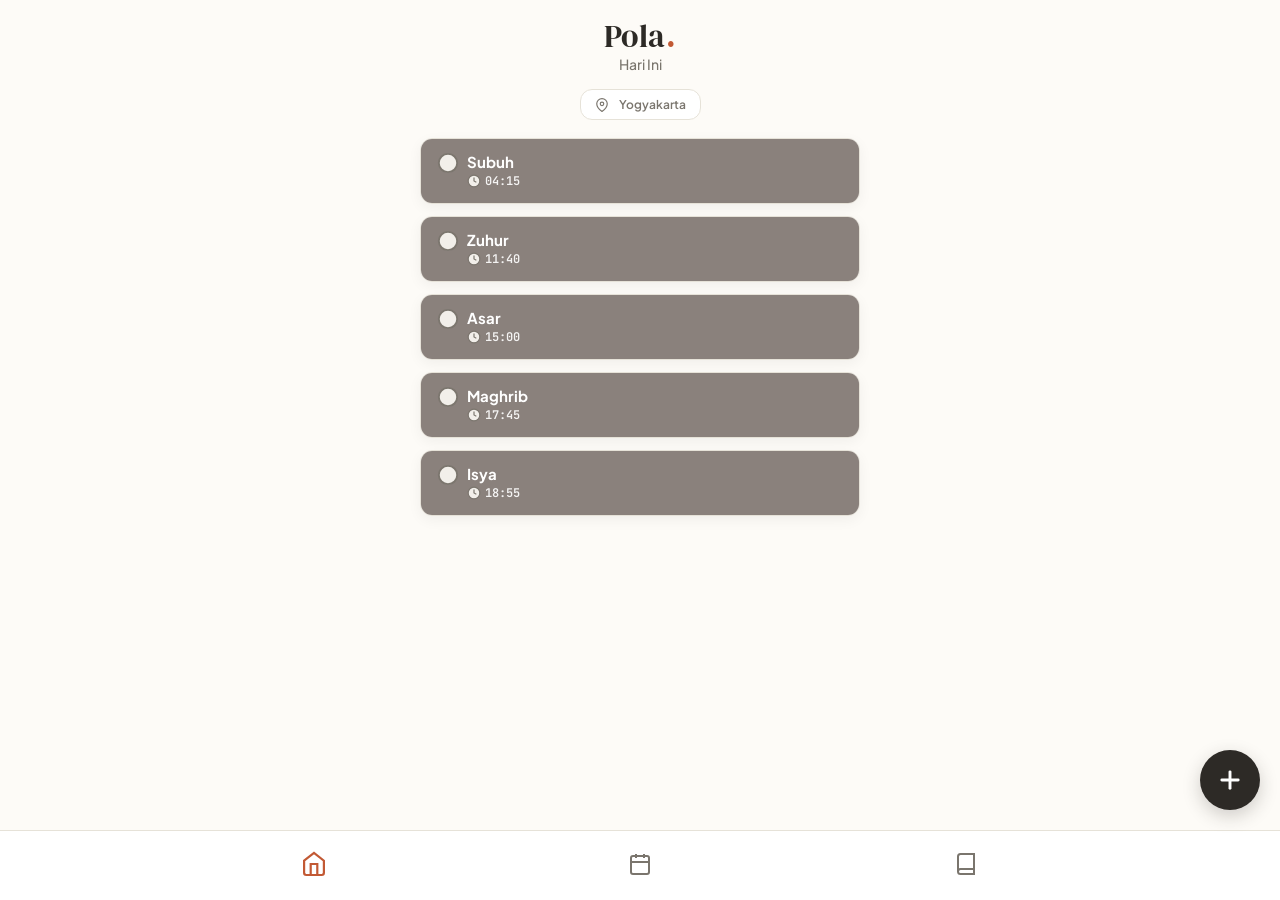
<file: index.html>
<!DOCTYPE html>
<html lang="id">
<head>
    <meta charset="UTF-8">
    <meta name="viewport" content="width=device-width, initial-scale=1.0">
    <title>Pola.</title>
    <link rel="stylesheet" href="style.css">
    <link rel="icon" type="image/png" href="assets/icons/logo.png">
    <link rel="manifest" href="manifest.json">
</head>
<body>
    <!-- ANIMASI INTRO -->
    <div id="intro-screen">
        <video id="intro-video" src="assets/media/intro.mp4" autoplay muted playsinline></video>
    </div>

    <!-- EFEK BLUR PROGRESIF SAAT GESER DRAWER -->
    <div class="drawer-blur-backdrop" id="drawer-blur-backdrop" onclick="closeAllDrawers()"></div>

    <!-- PANEL GESER KIRI FULL-SCREEN (BERANDA) -->
    <aside class="side-drawer" id="side-drawer" aria-hidden="true">
        <div class="drawer-header">
            <h2 class="brand-title">Pola<span class="brand-dot">.</span></h2>
            <p class="drawer-subtitle" id="drawer-section-label">Rutinitas</p>
        </div>

        <div class="drawer-top-selector">
            <span class="drawer-menu-heading">Data</span>
            <div class="drawer-options-row">
                <button class="drawer-option-pill active" id="dopt-rutinitas" onclick="switchDrawerTab('Rutinitas')">
                    <span>Rutinitas</span>
                    <small id="dcount-rutinitas">0</small>
                </button>
                <button class="drawer-option-pill" id="dopt-acara" onclick="switchDrawerTab('Acara')">
                    <span>Acara</span>
                    <small id="dcount-acara">0</small>
                </button>
                <button class="drawer-option-pill" id="dopt-libur" onclick="switchDrawerTab('Libur')">
                    <span>Hari Libur</span>
                    <small id="dcount-libur">0</small>
                </button>
            </div>
        </div>

        <div class="drawer-scroll-area" id="drawer-scroll-area">
            <div id="drawer-content-list"></div>
        </div>
    </aside>

    <div class="app-container">
        <div id="pages-viewport" class="pages-viewport">
            <div id="pages-track" class="pages-track">
                <!-- HALAMAN 1: BERANDA -->
                <section id="page-beranda" class="page-view">
                    <header>
                        <h1 class="brand-title">Pola<span class="brand-dot">.</span></h1>
                        <p>Hari Ini</p>
                    </header>
                    <div id="schedule-list"></div>
                </section>

                <!-- HALAMAN 2: KALENDER -->
                <section id="page-kalender" class="page-view">
                    <div class="calendar-header">
                        <button class="btn-prev" onclick="changeMonth(-1)">❮</button>
                        <div style="position: relative; cursor: pointer; text-align: center; display: flex; flex-direction: column; align-items: center; width: 100%;">
                            <h1 class="brand-title" style="margin-bottom: 2px;">Pola<span class="brand-dot">.</span></h1>
                            <p id="month-display-text" style="color: var(--text-muted); font-size: 14px; font-weight: 500;"></p>
                            <input type="month" id="native-month-picker" style="position: absolute; top:0; left:0; width:100%; height:100%; opacity:0; cursor: pointer;">
                        </div>
                        <button class="btn-next" onclick="changeMonth(1)">❯</button>
                    </div>

                    <div class="calendar-grid" id="calendar-grid"></div>

                    <div class="upcoming-container">
                        <h2 class="section-title">Tugas Belum Selesai</h2>
                        <div id="upcoming-list"></div>
                    </div>

                    <div class="history-container">
                        <h2 class="section-title">Riwayat & Terlewat</h2>
                        <div class="history-tabs">
                            <button class="tab-btn active" id="tab-tk" onclick="renderHistory('Tugas Kuliah')">Tugas Kuliah</button>
                            <button class="tab-btn" id="tab-tb" onclick="renderHistory('Tugas')">Tugas</button>
                            <button class="tab-btn" id="tab-terlewat" onclick="renderHistory('Terlewat')">Tugas Terlewat</button>
                        </div>
                        <div id="history-list"></div>
                    </div>
                </section>

                <!-- HALAMAN 3: KULIAH -->
                <section id="page-matkul" class="page-view">
                    <header>
                        <h1 class="brand-title">Pola<span class="brand-dot">.</span></h1>
                        <p id="active-semester-subtitle">Semester Ini</p>
                    </header>
                    <div id="matkul-list"></div>
                </section>
            </div>
        </div>

        <!-- FAB DINAMIS UNTUK SEMUA HALAMAN -->
        <div class="fab-backdrop" id="fab-backdrop" onclick="closeFabMenu()"></div>
        <div class="fab-container">
            <div class="fab-menu" id="fab-menu"></div>
            <div class="fab" onclick="handleMainFabClick()"></div>
        </div>
    </div>

    <!-- MODAL DETAIL TANGGAL KALENDER -->
    <div class="modal-overlay" id="day-detail-modal">
        <div class="modal">
            <h2 id="detail-date-title" style="font-size: 16px; margin-bottom: 15px;">Jadwal</h2>
            <div id="detail-list" style="margin-bottom: 20px; max-height: 50vh; overflow-y: auto;"></div>
            <div class="modal-btns"><button onclick="closeModal('day-detail-modal')" class="btn-save">Tutup</button></div>
        </div>
    </div>

    <!-- MODAL PINDAH JADWAL KULIAH -->
    <div class="modal-overlay" id="reschedule-modal">
        <div class="modal">
            <h2 style="font-size: 16px;">Ubah Jadwal Ini</h2>
            <p style="font-size: 12px; color: var(--text-muted); margin-bottom: 15px;">(Hanya mengubah hari ini, minggu depan tetap normal)</p>
            <input type="hidden" id="res-matkulId">
            <input type="hidden" id="res-originalDate">
            <label>Pindah ke Tanggal</label><input type="date" id="res-date">
            <label>Ubah Jam</label><input type="time" id="res-time">
            <label>Ubah Jam Selesai</label><input type="time" id="res-time-end">
            <label>Ubah Ruangan / Via</label><input type="text" id="res-ruang">
            <label>Dosen Pengganti</label><input type="text" id="res-dosen">
            <div class="modal-btns">
                <button onclick="closeModal('reschedule-modal')" class="btn-cancel">Batal</button>
                <button class="btn-save" onclick="saveReschedule()">Simpan</button>
            </div>
        </div>
    </div>

    <!-- MODAL DATA MATA KULIAH -->
    <div class="modal-overlay" id="matkul-modal">
        <div class="modal">
            <h2>Data Kuliah</h2>
            <form id="matkul-form">
                <label>Nama Kuliah *</label><input type="text" id="m-name">
                <label>Hari *</label>
                <select id="m-hari">
                    <option value="Senin">Senin</option><option value="Selasa">Selasa</option>
                    <option value="Rabu">Rabu</option><option value="Kamis">Kamis</option>
                    <option value="Jumat">Jumat</option><option value="Sabtu">Sabtu</option>
                </select>
                <div style="display: flex; gap: 10px;">
                    <div style="width: 50%;"><label>Jam Mulai *</label><input type="time" id="m-jamMulai"></div>
                    <div style="width: 50%;"><label>Jam Selesai</label><input type="time" id="m-jamSelesai"></div>
                </div>
                <label>Dosen Pengampu</label><input type="text" id="m-dosen">
                <label>Ruangan</label><input type="text" id="m-ruangan">
            </form>
            <div class="modal-btns">
                <button onclick="closeModal('matkul-modal')" class="btn-cancel">Batal</button>
                <button class="btn-save" onclick="saveMatkul()">Simpan</button>
            </div>
        </div>
    </div>

    <!-- MODAL INSERT UTAMA -->
    <div class="modal-overlay" id="insert-modal">
        <div class="modal">
            <h2 id="modal-title">Tambah</h2>
            <form id="insert-form">
                <input type="hidden" id="current-category">
                
                <div id="field-nama-kegiatan"><label>Nama Kegiatan *</label><input type="text" id="new-task-name"></div>
                
                <div id="field-matkul-dropdown" style="display:none;">
                    <label>Mata Kuliah *</label><select id="task-matkul-select"></select>
                </div>
                
                <div id="field-pengumpulan" style="display:none;"><label>Pengumpulan</label><input type="text" id="task-via"></div>
                <div id="field-ruangan" style="display:none;"><label>Ruangan</label><input type="text" id="new-task-ruang"></div>

                <div id="field-rutinitas-hari" style="display: none;">
                    <label>Pilih Hari Rutinitas *</label>
                    <div class="checkbox-group">
                        <label class="check-all-label"><input type="checkbox" id="routine-days-all">Semua</label>
                        <label><input type="checkbox" name="routine-days" value="Senin">Sen</label>
                        <label><input type="checkbox" name="routine-days" value="Selasa">Sel</label>
                        <label><input type="checkbox" name="routine-days" value="Rabu">Rab</label>
                        <label><input type="checkbox" name="routine-days" value="Kamis">Kam</label>
                        <label><input type="checkbox" name="routine-days" value="Jumat">Jum</label>
                        <label><input type="checkbox" name="routine-days" value="Sabtu">Sab</label>
                        <label><input type="checkbox" name="routine-days" value="Minggu">Min</label>
                    </div>
                </div>

                <div id="field-tanggal"><label>Tanggal Mulai *</label><input type="date" id="new-task-date"></div>
                <div id="field-tanggal-selesai" style="display: none;"><label>Tanggal Selesai (Opsional)</label><input type="date" id="new-task-date-end"></div>
                
                <div style="display: flex; gap: 10px;">
                    <div id="field-jam" style="width: 100%;"><label>Jam Mulai *</label><input type="time" id="new-task-time"></div>
                    <div id="field-jam-selesai" style="display:none; width: 100%;"><label>Jam Selesai</label><input type="time" id="new-task-time-end"></div>
                </div>

                <div id="field-reminder">
                    <label>Pengingat Tambahan (Opsional)</label>
                    <div class="reminder-row">
                        <input type="number" id="custom-remind-val" min="1" placeholder="Contoh: 30">
                        <select id="custom-remind-unit">
                            <option value="minutes">Menit sebelum</option>
                            <option value="hours">Jam sebelum</option>
                        </select>
                    </div>
                    <small class="field-hint">Alarm 5 menit sebelum & tepat waktu tetap aktif otomatis.</small>
                </div>
                
                <div id="field-desc"><label>Deskripsi (Opsional)</label><textarea id="new-task-desc" rows="2"></textarea></div>
                
                <div id="field-warna" style="display: none;">
                    <label>Warna Penanda</label>
                    <div class="color-swatches" id="color-swatches-container">
                        <div class="swatch" data-color="#4A7C59" style="background-color: #4A7C59;"></div>
                        <div class="swatch" data-color="#364958" style="background-color: #364958;"></div>
                        <div class="swatch" data-color="#A36B69" style="background-color: #A36B69;"></div>
                        <div class="swatch" data-color="#795C48" style="background-color: #795C48;"></div>
                        <div class="swatch" data-color="#3E5A47" style="background-color: #3E5A47;"></div>
                        <div class="swatch" data-color="#723D46" style="background-color: #723D46;"></div>
                        <div class="swatch" data-color="#5A4A6F" style="background-color: #5A4A6F;"></div>
                        <div class="swatch" data-color="#5F7485" style="background-color: #5F7485;"></div>
                        <div class="swatch" data-color="#AD6A51" style="background-color: #AD6A51;"></div>
                        <div class="swatch" data-color="#8C6239" style="background-color: #8C6239;"></div>
                    </div>
                    <input type="hidden" id="new-task-color" value="#4A7C59">
                </div>
            </form>
            <div class="modal-btns">
                <button onclick="closeModal('insert-modal')" class="btn-cancel">Batal</button>
                <button class="btn-save" onclick="saveNewTask()">Simpan</button>
            </div>
        </div>
    </div>

    <!-- NAVIGASI BAWAH INSTAN -->
    <nav class="bottom-nav">
        <a href="#beranda" class="nav-item active" id="nav-beranda" onclick="event.preventDefault(); switchMainPage('beranda');"><svg viewBox="0 0 24 24"><path d="M3 9l9-7 9 7v11a2 2 0 0 1-2 2H5a2 2 0 0 1-2-2z"></path><polyline points="9 22 9 12 15 12 15 22"></polyline></svg></a>
        <a href="#kalender" class="nav-item" id="nav-kalender" onclick="event.preventDefault(); switchMainPage('kalender');"><svg viewBox="0 0 24 24"><rect x="3" y="4" width="18" height="18" rx="2" ry="2"></rect><line x1="16" y1="2" x2="16" y2="6"></line><line x1="8" y1="2" x2="8" y2="6"></line><line x1="3" y1="10" x2="21" y2="10"></line></svg></a>
        <a href="#matkul" class="nav-item" id="nav-matkul" onclick="event.preventDefault(); switchMainPage('matkul');"><svg viewBox="0 0 24 24"><path d="M4 19.5A2.5 2.5 0 0 1 6.5 17H20"></path><path d="M6.5 2H20v20H6.5A2.5 2.5 0 0 1 4 19.5v-15A2.5 2.5 0 0 1 6.5 2z"></path></svg></a>
    </nav>
    <script src="script.js"></script>
    <script src="notif.js"></script>
</body>
</html>
</file>
<file: style.css>
@import url('https://fonts.googleapis.com/css2?family=DM+Serif+Display&family=JetBrains+Mono:wght@400;600;700&family=Plus+Jakarta+Sans:wght@400;500;600;700;800&display=swap');

:root {
    --bg-main: #FDFBF7;       
    --bg-card: #FFFFFF;       
    --text-main: #2D2A26;     
    --text-muted: #7A756D;    
    
    --nav-bg: #FFFFFF;        
    --btn-primary: #C25934;   
    --btn-skip: #E6E2D8;      
    --border-line: #E6E2D8;   

    --color-kuliah: #4A6274;  
    --color-tugas: #6B4C7A;   
    --color-acara: #6B705C;   
    --color-rutin: #C08552;   
    --color-salat: #8A817C;   
    --color-minggu: #9C3838;  

    --user-teal: #4A7C59;     
    --user-navy: #364958;     
    --user-rose: #A36B69;     
    --user-mocha: #795C48;    
    --user-forest: #3E5A47;   
    --user-wine: #723D46;     
    --user-eggplant: #5A4A6F; 
    --user-steel: #5F7485;    
    --user-copper: #AD6A51;   
    --user-bronze: #8C6239;   
    
    --alert-brutal: #B23A3A;  
    --state-dimmed: #E5E5E5;  

    --font-ui: 'Plus Jakarta Sans', sans-serif;
    --font-logo: 'DM Serif Display', serif;
    --font-mono: 'JetBrains Mono', monospace;
}

* {
    box-sizing: border-box;
    margin: 0;
    padding: 0;
    font-family: var(--font-ui);
    -webkit-tap-highlight-color: transparent;
}

body { background-color: var(--bg-main); color: var(--text-main); display: flex; justify-content: center; overflow-x: hidden; }
.app-container { width: 100%; max-width: 480px; min-height: 100vh; padding: 20px; padding-bottom: 100px; display: flex; flex-direction: column; }

header { text-align: center; margin-bottom: 16px; position: relative; }

.brand-title { font-family: var(--font-logo); font-size: 32px; font-weight: 400; margin-bottom: 5px; color: var(--text-main); letter-spacing: 0.5px; line-height: 1; }
.brand-dot { font-family: var(--font-logo); color: var(--btn-primary); }

.time-badge, .countdown-badge, .day-number, .card-header small, input[type="time"], input[type="date"], #month-display-text, #detail-date-title { 
    font-family: var(--font-mono); 
}

header p { color: var(--text-muted); font-size: 14px; font-weight: 500; margin-top: -2px; }
.section-title { font-size: 16px; font-weight: 700; margin-bottom: 12px; color: var(--text-main); }
.svg-icon { vertical-align: text-bottom; width: 14px; height: 14px; margin-right: 4px; }

/* --- EMPTY STATE TENGAH LAYAR --- */
.empty-state-center {
    flex: 1;
    min-height: 54vh;
    display: flex;
    align-items: center;
    justify-content: center;
    text-align: center;
    color: var(--text-muted);
    font-size: 14px;
    padding: 20px;
}
.drawer-empty-state {
    min-height: 48vh;
    display: flex;
    align-items: center;
    justify-content: center;
    text-align: center;
    color: var(--text-muted);
    font-size: 14px;
    padding: 20px;
}

/* --- BAR LOKASI CENTER DI BERANDA --- */
.beranda-utility-bar {
    display: flex;
    justify-content: center;
    align-items: center;
    margin-bottom: 18px;
}
.utility-pill {
    display: inline-flex;
    align-items: center;
    justify-content: center;
    gap: 6px;
    background-color: var(--bg-card);
    border: 1px solid var(--border-line);
    border-radius: 12px;
    padding: 7px 14px;
    font-size: 12px;
    font-weight: 600;
    color: var(--text-muted);
    cursor: pointer;
    transition: transform 0.15s ease, border-color 0.15s ease;
    max-width: 90%;
}
.utility-pill:active { transform: scale(0.96); }
.utility-pill span.loc-text {
    white-space: nowrap;
    overflow: hidden;
    text-overflow: ellipsis;
}
.utility-pill .spin-icon {
    animation: spin360 0.8s linear infinite;
}
@keyframes spin360 {
    from { transform: rotate(0deg); }
    to { transform: rotate(360deg); }
}

/* --- MODAL CADANGAN & PEMULIHAN JSON --- */
.backup-stats-box {
    background-color: var(--bg-main);
    border: 1px solid var(--border-line);
    border-radius: 10px;
    padding: 10px 12px;
    font-size: 12px;
    color: var(--text-muted);
    line-height: 1.5;
    margin-bottom: 12px;
}
.backup-stats-box strong {
    color: var(--text-main);
}
.backup-btn-grid {
    display: grid;
    grid-template-columns: 1fr 1fr;
    gap: 8px;
    margin-top: 8px;
}
.backup-action-btn {
    background-color: var(--bg-main);
    color: var(--text-main);
    border: 1px solid var(--border-line);
    border-radius: 10px;
    padding: 10px 10px;
    font-size: 12px;
    font-weight: 700;
    cursor: pointer;
    display: flex;
    align-items: center;
    justify-content: center;
    gap: 5px;
    transition: transform 0.15s ease;
}
.backup-action-btn:active { transform: scale(0.96); }
.backup-action-btn.primary {
    background-color: var(--btn-primary);
    color: #FFFFFF;
    border-color: var(--btn-primary);
}
.backup-divider {
    border: none;
    border-top: 1px dashed var(--border-line);
    margin: 16px 0;
}
.backup-textarea {
    width: 100%;
    min-height: 76px;
    font-family: var(--font-mono);
    font-size: 11px;
    margin-top: 8px;
    resize: vertical;
}
.backup-preview-box {
    display: none;
    background-color: rgba(74, 124, 89, 0.08);
    border: 1px solid rgba(74, 124, 89, 0.35);
    border-radius: 10px;
    padding: 12px;
    margin-top: 12px;
    font-size: 12px;
    color: var(--text-main);
}
.backup-mode-group {
    display: flex;
    flex-direction: column;
    gap: 6px;
    margin-top: 10px;
}
.backup-mode-option {
    display: flex !important;
    align-items: flex-start !important;
    gap: 8px;
    background-color: var(--bg-card);
    border: 1px solid var(--border-line);
    border-radius: 8px;
    padding: 8px 10px;
    margin-top: 0 !important;
    cursor: pointer;
    font-size: 12px !important;
    color: var(--text-main) !important;
}
.backup-mode-option input[type="radio"] {
    width: auto !important;
    margin-top: 2px;
    accent-color: var(--btn-primary);
}
.backup-mode-option small {
    display: block;
    font-size: 11px;
    font-weight: 500;
    color: var(--text-muted);
    margin-top: 2px;
}

/* --- EFEK BLUR PROGRESIF SAAT GESER HALAMAN --- */
.drawer-blur-backdrop {
    position: fixed;
    inset: 0;
    background-color: rgba(45, 42, 38, 0);
    backdrop-filter: blur(0px);
    -webkit-backdrop-filter: blur(0px);
    pointer-events: none;
    visibility: hidden;
    transition: backdrop-filter 0.32s ease, -webkit-backdrop-filter 0.32s ease, background-color 0.32s ease, visibility 0.32s ease;
    z-index: 25;
}
.drawer-blur-backdrop.show {
    visibility: visible;
    background-color: rgba(45, 42, 38, 0.28);
    backdrop-filter: blur(12px);
    -webkit-backdrop-filter: blur(12px);
}

/* --- HALAMAN GESER FULL-SCREEN (KIRI & KANAN) --- */
.side-drawer,
.right-drawer {
    position: fixed;
    top: 0;
    left: 50%;
    width: 100%;
    max-width: 480px;
    height: 100dvh;
    background-color: rgba(253, 251, 247, 0.96);
    transition: transform 0.32s cubic-bezier(0.22, 1, 0.36, 1), visibility 0.32s ease;
    z-index: 26;
    display: flex;
    flex-direction: column;
    padding: 20px 20px 0 20px;
    visibility: hidden;
}

.side-drawer {
    transform: translate(-150%, 0);
}
.side-drawer.open {
    transform: translate(-50%, 0);
    visibility: visible;
}

.right-drawer {
    transform: translate(50%, 0);
}
.right-drawer.open {
    transform: translate(-50%, 0);
    visibility: visible;
}

.drawer-header {
    text-align: center;
    padding-bottom: 14px;
    border-bottom: 1px solid var(--border-line);
    flex-shrink: 0;
}
.drawer-subtitle {
    color: var(--text-muted);
    font-size: 14px;
    font-weight: 500;
    margin-top: -2px;
}

/* --- PEMILIH DATA TETAP DI ATAS (TIDAK IKUT TERGULIR) --- */
.drawer-top-selector {
    padding: 14px 0 12px 0;
    border-bottom: 1px dashed var(--border-line);
    flex-shrink: 0;
}
.drawer-options-row {
    display: flex;
    gap: 8px;
}
.drawer-option-pill {
    flex: 1;
    background-color: var(--bg-card);
    color: var(--text-main);
    border: 1px solid var(--border-line);
    padding: 10px 8px;
    border-radius: 10px;
    font-size: 13px;
    font-weight: 700;
    display: flex;
    align-items: center;
    justify-content: center;
    gap: 6px;
    cursor: pointer;
    transition: transform 0.15s ease, background-color 0.15s ease, border-color 0.15s ease;
}
.drawer-option-pill:active { transform: scale(0.96); }
.drawer-option-pill.active {
    background-color: var(--text-main);
    color: #FFFFFF;
    border-color: var(--text-main);
}
.drawer-option-pill small {
    font-family: var(--font-mono);
    font-size: 11px;
    font-weight: 700;
    opacity: 0.75;
}

.drawer-scroll-area {
    flex: 1;
    overflow-y: auto;
    padding-top: 14px;
    padding-bottom: 20px;
}

.drawer-sub-heading {
    font-size: 11px;
    font-weight: 800;
    color: var(--text-muted);
    text-transform: uppercase;
    letter-spacing: 0.6px;
    margin: 14px 0 8px 0;
}
.drawer-sub-heading:first-child {
    margin-top: 0;
}

/* --- FOOTER MENTOK BAWAH UNTUK PANEL KIRI & KANAN --- */
.drawer-sticky-footer {
    flex-shrink: 0;
    padding: 14px 0 calc(22px + env(safe-area-inset-bottom, 0px)) 0;
    border-top: 1px dashed var(--border-line);
    background-color: rgba(253, 251, 247, 0.98);
}

.drawer-menu-heading {
    display: block;
    font-size: 11px;
    font-weight: 800;
    color: var(--text-muted);
    text-transform: uppercase;
    letter-spacing: 0.5px;
    margin-bottom: 6px;
}
.drawer-option-btn {
    width: 100%;
    background-color: var(--bg-card);
    color: var(--text-main);
    border: 1px solid var(--border-line);
    padding: 13px 16px;
    border-radius: 12px;
    font-size: 14px;
    font-weight: 700;
    display: flex;
    justify-content: center;
    align-items: center;
    gap: 6px;
    cursor: pointer;
    transition: transform 0.15s ease;
}
.drawer-option-btn:active { transform: scale(0.98); }
.drawer-option-btn.primary-action {
    border-color: var(--btn-primary);
    color: var(--btn-primary);
}

/* --- KARTU SEMESTER DI PANEL MATKUL --- */
.semester-card {
    background-color: var(--bg-card);
    border: 1.5px solid var(--border-line);
    border-radius: 12px;
    padding: 14px 16px;
    margin-bottom: 10px;
    cursor: pointer;
    transition: border-color 0.2s ease, transform 0.15s ease;
}
.semester-card:active { transform: scale(0.98); }
.semester-card.active-sem {
    border-color: var(--text-main);
    background-color: rgba(45, 42, 38, 0.03);
}
.semester-card-top {
    display: flex;
    justify-content: space-between;
    align-items: center;
    gap: 10px;
}
.semester-card-title {
    font-size: 15px;
    font-weight: 800;
    color: var(--text-main);
}
.semester-card-meta {
    font-size: 12px;
    color: var(--text-muted);
    margin-top: 3px;
}
.semester-badge-active {
    background-color: var(--btn-primary);
    color: #FFFFFF;
    font-size: 10px;
    font-weight: 800;
    padding: 4px 9px;
    border-radius: 10px;
    text-transform: uppercase;
    letter-spacing: 0.4px;
}
.semester-card-actions {
    display: flex;
    justify-content: flex-end;
    gap: 8px;
    margin-top: 12px;
    padding-top: 10px;
    border-top: 1px dashed var(--border-line);
}

/* --- FAB, BACKDROP BLUR & ANIMASI HIDE SAAT MODAL / SCROLL --- */
.fab-backdrop {
    position: fixed;
    inset: 0;
    background: rgba(45, 42, 38, 0.28);
    backdrop-filter: blur(4px);
    -webkit-backdrop-filter: blur(4px);
    opacity: 0;
    visibility: hidden;
    transition: opacity 0.25s ease, visibility 0.25s ease;
    z-index: 14;
}
.fab-backdrop.show {
    opacity: 1;
    visibility: visible;
}

.fab-container {
    position: fixed;
    bottom: 90px;
    right: 20px;
    display: flex;
    flex-direction: column;
    align-items: flex-end;
    z-index: 15;
    pointer-events: none;
    transition: opacity 0.28s ease, transform 0.32s cubic-bezier(0.34, 1.56, 0.64, 1), visibility 0.28s ease;
}

.fab-container.fab-modal-hidden,
.fab-container.fab-scroll-hidden {
    opacity: 0;
    visibility: hidden;
    transform: translateY(24px) scale(0.75);
    pointer-events: none;
}

.fab-menu {
    display: flex;
    flex-direction: column;
    gap: 10px;
    margin-bottom: 15px;
    align-items: flex-end;
    opacity: 0;
    visibility: hidden;
    transform: translateY(14px) scale(0.94);
    transform-origin: bottom right;
    transition: opacity 0.22s ease, transform 0.28s cubic-bezier(0.34, 1.56, 0.64, 1), visibility 0.22s ease;
    pointer-events: none;
}
.fab-menu.show {
    opacity: 1;
    visibility: visible;
    transform: translateY(0) scale(1);
    pointer-events: auto;
}
.fab-menu button {
    background-color: var(--bg-card);
    color: var(--text-main);
    border: 1px solid var(--border-line);
    padding: 11px 18px;
    border-radius: 22px;
    box-shadow: 0 6px 16px rgba(45, 42, 38, 0.14);
    font-size: 14px;
    font-weight: 700;
    cursor: pointer;
    outline: none;
    transition: transform 0.15s ease, background-color 0.15s ease;
}
.fab-menu button:active { transform: scale(0.95); }

.fab {
    background-color: var(--text-main);
    color: #FFF;
    width: 60px;
    height: 60px;
    border-radius: 50%;
    display: flex;
    justify-content: center;
    align-items: center;
    box-shadow: 0 6px 18px rgba(45, 42, 38, 0.22);
    cursor: pointer;
    outline: none;
    user-select: none;
    pointer-events: auto;
    transition: transform 0.3s cubic-bezier(0.34, 1.56, 0.64, 1), background-color 0.25s ease;
}
.fab svg { transition: transform 0.3s cubic-bezier(0.34, 1.56, 0.64, 1); }
.fab.active { background-color: var(--btn-primary); }
.fab.active svg { transform: rotate(45deg); }
.fab:active { transform: scale(0.93); }

.bottom-nav { position: fixed; bottom: 0; left: 0; width: 100%; height: 70px; background-color: var(--nav-bg); display: flex; justify-content: space-evenly; align-items: center; z-index: 9; border-top: 1px solid var(--border-line); }
.nav-item svg { width: 24px; height: 24px; stroke: var(--text-muted); fill: none; stroke-width: 2; transition: 0.2s; margin-right: 0; }
.nav-item.active svg { stroke: var(--btn-primary); transform: scale(1.1); }

.calendar-header { display: flex; justify-content: center; align-items: flex-start; margin-bottom: 15px; position: relative; min-height: 55px; }
.calendar-header button.btn-prev,
.calendar-header button.btn-next { position: absolute; top: 0; background: var(--bg-card); color: var(--text-main); border: 1px solid var(--border-line); border-radius: 8px; padding: 5px 15px; font-weight: bold; cursor: pointer; z-index: 2; }
.calendar-header button.btn-prev { left: 0; }
.calendar-header button.btn-next { right: 0; }

.today-jump-pill {
    position: relative;
    z-index: 12;
    pointer-events: auto;
    display: inline-block;
    margin-top: 6px;
    padding: 4px 13px;
    font-size: 11px;
    font-weight: 700;
    color: var(--btn-primary);
    background-color: rgba(194, 89, 52, 0.1);
    border: 1px solid rgba(194, 89, 52, 0.35);
    border-radius: 12px;
    cursor: pointer;
    transition: transform 0.15s ease;
}
.today-jump-pill:active { transform: scale(0.94); }

.calendar-grid { display: grid; grid-template-columns: repeat(7, 1fr); gap: 8px; }
.day-name { text-align: center; font-size: 12px; color: var(--text-muted); font-weight: 700; }
.day-cell { background-color: var(--bg-card); border-radius: 8px; aspect-ratio: 1/1; display: flex; flex-direction: column; align-items: center; padding: 5px; cursor: pointer; border: 1px solid var(--border-line); transition: 0.2s; }
.day-cell:active { transform: scale(0.95); }
.day-cell.dimmed { opacity: 0.4; background-color: transparent; border-style: dashed; }
.day-number { font-size: 14px; font-weight: 700; color: var(--text-main); }

/* WARNA TANGGAL MERAH TETAP MENANG */
.day-number.sunday-red { color: var(--color-minggu) !important; }

.event-pill-container { width: 100%; height: 6px; padding: 0 4px; margin-top: auto; margin-bottom: 2px; }
.event-pill { width: 100%; height: 100%; border-radius: 4px; }

/* PENANDA HARI INI (Blok Transparan Lembut) */
.day-cell.today-highlight {
    background-color: rgba(45, 42, 38, 0.06); 
    border: 2px solid var(--text-main); 
    box-shadow: 0 4px 10px rgba(45, 42, 38, 0.05);
}

.card { background-color: var(--bg-card); border-radius: 12px; margin-bottom: 12px; cursor: pointer; transition: 0.2s; overflow: hidden; box-shadow: 0 4px 14px rgba(0,0,0,0.05); border: 1px solid var(--border-line); }
.card:active { transform: scale(0.98); }
.card-header { padding: 14px 16px; display: flex; flex-direction: column; gap: 8px; color: white; }
.card-header-top { display: flex; justify-content: space-between; align-items: flex-start; width: 100%; }
.card-title-group { display: flex; align-items: flex-start; gap: 8px; }
.card-header h3 { font-size: 15px; margin: 0; font-weight: 700; transition: 0.2s; line-height: 1.2; }
.card-header small { display: flex; align-items: center; margin-top: 4px; }
.card-header .time-badge { font-size: 12px; font-weight: 600; opacity: 0.9; margin-top: 2px; }
.dimmed-text { text-decoration: line-through; color: var(--state-dimmed) !important; }
.tag-pill { background: rgba(255, 255, 255, 0.25); border: 1px solid rgba(255, 255, 255, 0.4); padding: 3px 8px; border-radius: 12px; font-size: 10px; font-weight: 700; letter-spacing: 0.5px; text-transform: uppercase; white-space: nowrap; height: fit-content; }

.check-btn { background: transparent; border: none; cursor: pointer; opacity: 0.9; transition: 0.2s; display: flex; align-items: center; padding: 0; margin-top: -1px; }
.check-btn:active { transform: scale(0.9); opacity: 1; }

.card-detail { display: none; padding: 16px; background-color: var(--bg-card); color: var(--text-main); }
.card-detail.show { display: block; }
.detail-grid { display: grid; grid-template-columns: 1fr 1fr; gap: 12px; }
.detail-item { display: flex; align-items: flex-start; font-size: 13px; font-weight: 600; color: var(--text-main); }
.detail-item span { display: block; font-size: 10px; color: var(--text-muted); text-transform: uppercase; letter-spacing: 0.5px; font-weight: 700; margin-bottom: 2px; }

.card-actions { display: flex; justify-content: flex-end; gap: 8px; margin-top: 15px; padding-top: 15px; border-top: 1px dashed var(--border-line); }
.icon-btn { background: var(--bg-main); color: var(--text-main); border: 1px solid var(--border-line); padding: 8px 12px; border-radius: 8px; cursor: pointer; display: flex; align-items: center; font-size: 12px; font-weight: 700; }
.icon-btn.delete { color: var(--alert-brutal); border-color: #F7E5E5; background: #FDF4F4; }
.card-actions.three-btns { justify-content: space-between; }
.card-actions.three-btns > div { display: flex; gap: 8px; }

.countdown-badge { background: #FFFFFF; color: var(--text-main); padding: 4px 10px; border-radius: 12px; font-size: 11px; font-weight: 800; display: inline-block; white-space: nowrap; align-self: center; box-shadow: 0 2px 4px rgba(0,0,0,0.1); }
.countdown-alert { color: var(--alert-brutal); }
.upcoming-container, .history-container { margin-top: 35px; }
.history-tabs { display: flex; gap: 8px; margin-bottom: 15px; margin-top: 10px; position: relative; z-index: 1; }
.tab-btn { flex: 1; background: var(--bg-card); color: var(--text-muted); border: 1px solid var(--border-line); padding: 10px 4px; border-radius: 8px; font-size: 12px; font-weight: bold; cursor: pointer; pointer-events: auto; }
.tab-btn.active { background: var(--text-main); color: white; border-color: var(--text-main); }

.modal-overlay { position: fixed; top: 0; left: 0; width: 100%; height: 100%; background: rgba(45, 42, 38, 0.6); display: none; justify-content: center; align-items: center; z-index: 35; backdrop-filter: blur(2px); }
.modal { background-color: var(--bg-card); padding: 24px; border-radius: 16px; width: 90%; max-width: 360px; max-height: 85vh; overflow-y: auto; box-shadow: 0 12px 32px rgba(45, 42, 38, 0.18); }
.modal h2 { color: var(--text-main); font-weight: 800; margin-bottom: 10px; }
.modal label { font-size: 12px; color: var(--text-muted); font-weight: 700; display: block; margin-bottom: 4px; margin-top: 12px; }
.modal input, .modal select, .modal textarea { width: 100%; padding: 12px; border-radius: 8px; border: 1px solid var(--border-line); background-color: var(--bg-main); color: var(--text-main); font-weight: 500; }
.modal input[type="color"] { height: 40px; padding: 2px; }
.modal-btns { margin-top: 25px; display: flex; justify-content: flex-end; gap: 10px; }
.modal-btns button { padding: 10px 16px; border-radius: 8px; border: none; font-weight: 700; cursor: pointer; }
.btn-save { background-color: var(--btn-primary); color: white; }
.btn-cancel { background-color: var(--btn-skip); color: var(--text-main); }

/* --- CUSTOM DIALOG BERTEMA POLA --- */
#pola-dialog-overlay { z-index: 60; }
.pola-dialog-box {
    max-width: 320px;
    padding: 22px;
}
.pola-dialog-title {
    font-size: 16px;
    font-weight: 800;
    color: var(--text-main);
    margin-bottom: 6px;
}
.pola-dialog-msg {
    font-size: 14px;
    color: var(--text-muted);
    line-height: 1.5;
}
.pola-dialog-box .modal-btns {
    margin-top: 20px;
}

.reminder-row { display: flex; gap: 8px; }
.reminder-row input { width: 45%; }
.reminder-row select { width: 55%; }
.field-hint { display: block; font-size: 11px; color: var(--text-muted); margin-top: 5px; line-height: 1.35; }

.checkbox-group { display: grid; grid-template-columns: repeat(4, 1fr); gap: 8px; margin-top: 8px; margin-bottom: 15px; }
.checkbox-group label { background: var(--bg-main); padding: 8px 6px; border-radius: 8px; font-size: 12px; font-weight: 600; display: flex; align-items: center; justify-content: center; gap: 5px; cursor: pointer; border: 1px solid var(--border-line); margin-top: 0; }
.checkbox-group label.check-all-label { border-color: var(--btn-primary); font-weight: 700; }
.checkbox-group input { width: auto; padding: 0; accent-color: var(--btn-primary); }

.color-swatches { display: flex; flex-wrap: wrap; gap: 12px; margin-top: 8px; }
.swatch { width: 32px; height: 32px; border-radius: 50%; cursor: pointer; transition: 0.2s; position: relative; }
.swatch:hover { transform: scale(1.1); }
.swatch.selected { outline: 2px solid var(--text-main); outline-offset: 3px; transform: scale(1.05); }

/* --- ANIMASI INTRO --- */
#intro-screen {
    position: fixed; top: 0; left: 0; width: 100%; height: 100%;
    background-color: var(--bg-main); z-index: 9999;
    display: flex; justify-content: center; align-items: center;
    transition: opacity 0.5s ease, visibility 0.5s ease;
}
#intro-screen video { width: 100%; max-width: 480px; height: 100%; object-fit: cover; }
.intro-hidden { opacity: 0; visibility: hidden; pointer-events: none; }
</file>
